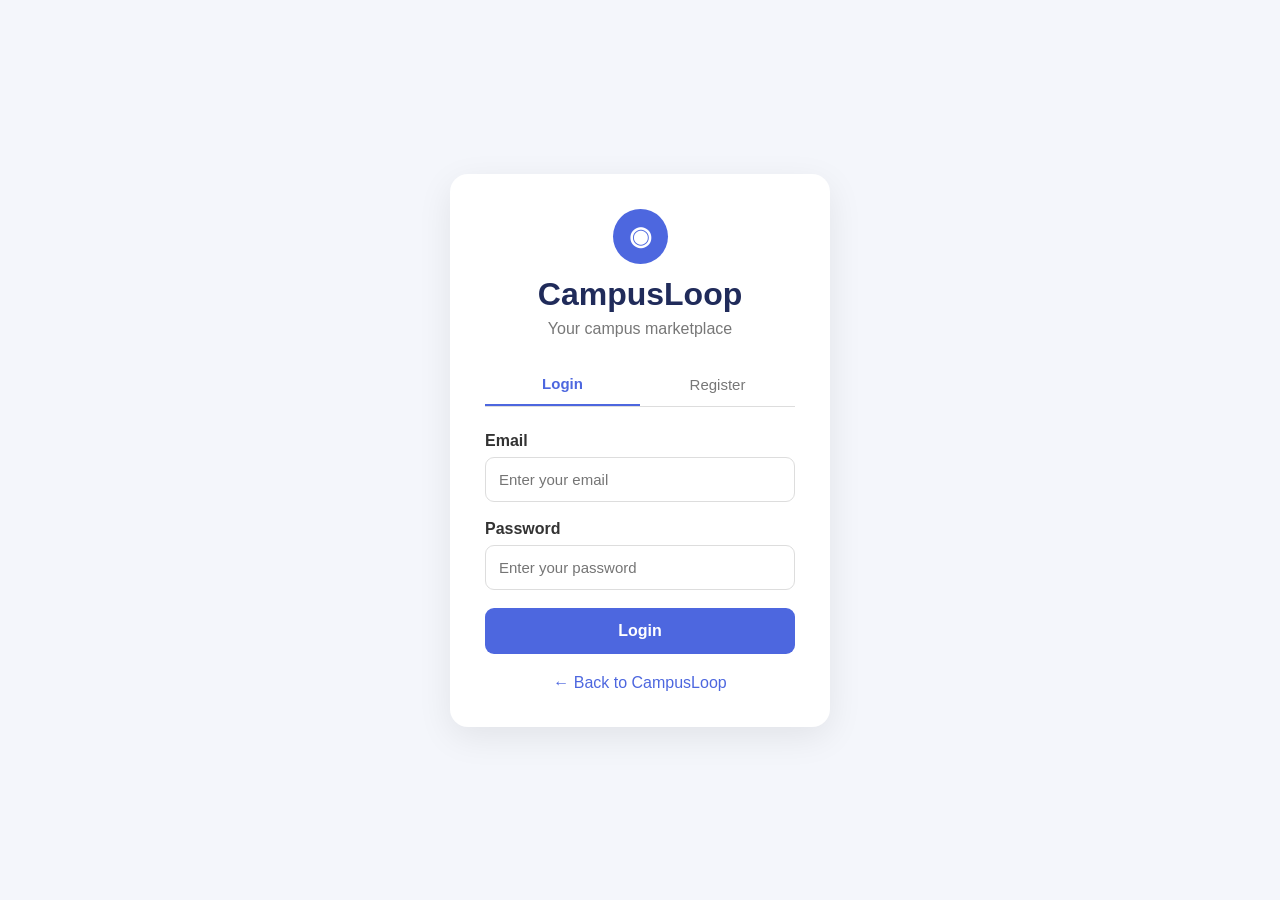
<file: login.html>
<!DOCTYPE html>
<html lang="en">

<head>

    <meta charset="UTF-8">

    <meta
        name="viewport"
        content="width=device-width, initial-scale=1.0">

    <title>CampusLoop - Login</title>

    <link rel="stylesheet" href="css/style.css">

    <style>

        body {
            margin: 0;
            min-height: 100vh;
            display: flex;
            align-items: center;
            justify-content: center;
            background: #f4f6fb;
            font-family: Arial, sans-serif;
        }

        .auth-container {
            width: 100%;
            max-width: 420px;
            padding: 20px;
        }

        .auth-card {
            background: white;
            padding: 35px;
            border-radius: 18px;
            box-shadow: 0 10px 35px rgba(0, 0, 0, 0.08);
        }

        .auth-logo {
            text-align: center;
            margin-bottom: 25px;
        }

        .auth-logo .logo-circle {
            width: 55px;
            height: 55px;
            margin: 0 auto 12px;
            border-radius: 50%;
            background: #4d67df;
            color: white;
            display: flex;
            align-items: center;
            justify-content: center;
            font-size: 26px;
            font-weight: bold;
        }

        .auth-logo h1 {
            margin: 0;
            color: #202b5a;
        }

        .auth-logo p {
            color: #777;
            margin-top: 7px;
        }

        .auth-tabs {
            display: flex;
            margin-bottom: 25px;
            border-bottom: 1px solid #ddd;
        }

        .auth-tab {
            flex: 1;
            padding: 12px;
            border: none;
            background: transparent;
            cursor: pointer;
            font-size: 15px;
            color: #777;
        }

        .auth-tab.active {
            color: #4d67df;
            border-bottom: 2px solid #4d67df;
            font-weight: bold;
        }

        .auth-form {
            display: none;
        }

        .auth-form.active {
            display: block;
        }

        .form-group {
            margin-bottom: 18px;
        }

        .form-group label {
            display: block;
            margin-bottom: 7px;
            font-weight: 600;
            color: #333;
        }

        .form-group input {
            width: 100%;
            box-sizing: border-box;
            padding: 13px;
            border: 1px solid #ddd;
            border-radius: 9px;
            font-size: 15px;
            outline: none;
        }

        .form-group input:focus {
            border-color: #4d67df;
        }

        .auth-button {
            width: 100%;
            padding: 14px;
            border: none;
            border-radius: 9px;
            background: #4d67df;
            color: white;
            font-size: 16px;
            font-weight: bold;
            cursor: pointer;
        }

        .auth-button:hover {
            opacity: 0.92;
        }

        .auth-message {
            margin-top: 15px;
            padding: 10px;
            border-radius: 8px;
            display: none;
            text-align: center;
        }

        .auth-message.success {
            display: block;
            background: #e8f7ee;
            color: #18794e;
        }

        .auth-message.error {
            display: block;
            background: #fdecec;
            color: #c62828;
        }

        .back-home {
            display: block;
            text-align: center;
            margin-top: 20px;
            color: #4d67df;
            text-decoration: none;
        }

    </style>

</head>


<body>


<div class="auth-container">

    <div class="auth-card">


        <div class="auth-logo">

            <div class="logo-circle">
                ◉
            </div>

            <h1>CampusLoop</h1>

            <p>
                Your campus marketplace
            </p>

        </div>


        <!-- TABS -->

        <div class="auth-tabs">

            <button
                type="button"
                id="loginTab"
                class="auth-tab active">

                Login

            </button>


            <button
                type="button"
                id="registerTab"
                class="auth-tab">

                Register

            </button>

        </div>


        <!-- LOGIN FORM -->

        <form
            id="loginForm"
            class="auth-form active">

            <div class="form-group">

                <label for="loginEmail">
                    Email
                </label>

                <input
                    type="email"
                    id="loginEmail"
                    required
                    placeholder="Enter your email">

            </div>


            <div class="form-group">

                <label for="loginPassword">
                    Password
                </label>

                <input
                    type="password"
                    id="loginPassword"
                    required
                    placeholder="Enter your password">

            </div>


            <button
                type="submit"
                class="auth-button">

                Login

            </button>

        </form>


        <!-- REGISTER FORM -->

        <form
            id="registerForm"
            class="auth-form">

            <div class="form-group">

                <label for="registerName">
                    Name
                </label>

                <input
                    type="text"
                    id="registerName"
                    required
                    placeholder="Enter your name">

            </div>


            <div class="form-group">

                <label for="registerEmail">
                    Email
                </label>

                <input
                    type="email"
                    id="registerEmail"
                    required
                    placeholder="Enter your email">

            </div>


            <div class="form-group">

                <label for="registerPassword">
                    Password
                </label>

                <input
                    type="password"
                    id="registerPassword"
                    required
                    minlength="6"
                    placeholder="Create a password">

            </div>


            <button
                type="submit"
                class="auth-button">

                Create Account

            </button>

        </form>


        <div
            id="authMessage"
            class="auth-message">
        </div>


        <a
            href="index.html"
            class="back-home">

            ← Back to CampusLoop

        </a>


    </div>

</div>


<script src="js/auth.js"></script>

</body>

</html>
</file>
<file: css/style.css>
* {
    box-sizing: border-box;
}


body {
    margin: 0;

    font-family:
        Arial,
        sans-serif;

    background: #f5f7f4;

    color: #24332d;
}


/* =========================
   APP LAYOUT
========================= */

.app-layout {
    display: flex;

    min-height: 100vh;
}


/* =========================
   SIDEBAR
========================= */

.sidebar {

    width: 250px;

    min-height: 100vh;

    background: #064b3d;

    color: white;

    position: fixed;

    left: 0;
    top: 0;

    display: flex;

    flex-direction: column;

    padding: 25px 15px;

    z-index: 20;
}


.sidebar-brand {

    display: flex;

    align-items: center;

    gap: 10px;

    padding: 0 10px 30px;

}


.brand-logo {

    font-size: 38px;
}


.sidebar-brand h2 {

    margin: 0;

    font-size: 23px;

}


.sidebar-brand p {

    margin: 3px 0 0;

    font-size: 10px;

    color: #c6ddd5;

}


.sidebar-nav {

    display: flex;

    flex-direction: column;

    gap: 7px;
}


.sidebar-link {

    display: flex;

    align-items: center;

    gap: 15px;

    padding: 13px 15px;

    color: #edf7f3;

    text-decoration: none;

    border-radius: 10px;

    font-size: 15px;

    transition: 0.2s;
}


.sidebar-link span {

    width: 24px;

    text-align: center;

    font-size: 21px;
}


.sidebar-link:hover {

    background: #12604f;
}


.sidebar-link.active {

    background: #238263;

    box-shadow:
        0 3px 10px
        rgba(0,0,0,0.1);
}


.sidebar-bottom {

    margin-top: auto;

    padding: 20px 15px;

    color: #c9ddd6;

    font-style: italic;

    line-height: 1.6;

}


.sidebar-bottom p {

    margin: 0;

}


.sidebar-bottom strong {

    color: white;

}



/* =========================
   MAIN AREA
========================= */

.main-area {

    margin-left: 250px;

    width: calc(100% - 250px);

    min-height: 100vh;
}


/* =========================
   TOP HEADER
========================= */

.top-header {

    height: 82px;

    background: white;

    display: flex;

    align-items: center;

    gap: 25px;

    padding: 0 35px;

    border-bottom: 1px solid #e3e8e4;

    position: sticky;

    top: 0;

    z-index: 10;
}


.top-search {

    flex: 1;

    max-width: 800px;

    height: 45px;

    background: #f4f6f5;

    border-radius: 25px;

    display: flex;

    align-items: center;

    padding: 0 18px;

    color: #65746d;
}


.top-search span {

    font-size: 24px;

    margin-right: 10px;
}


.top-search input {

    border: none;

    outline: none;

    background: transparent;

    width: 100%;

    font-size: 14px;
}


.user-area {

    margin-left: auto;

    display: flex;

    align-items: center;

    gap: 20px;
}


.notification-btn {

    background: transparent;

    border: none;

    font-size: 24px;

    cursor: pointer;

    position: relative;
}


.notification-btn span {

    width: 7px;

    height: 7px;

    border-radius: 50%;

    background: #df493d;

    position: absolute;

    right: 4px;

    top: 3px;
}


.user-profile {

    display: flex;

    align-items: center;

    gap: 8px;

    font-size: 14px;
}


.user-avatar {

    width: 38px;

    height: 38px;

    border-radius: 50%;

    background: #e2eee9;

    display: flex;

    align-items: center;

    justify-content: center;

    font-size: 20px;
}


.mobile-brand {

    display: none;
}



/* =========================
   CONTENT
========================= */

.dashboard-content {

    padding: 25px 30px 50px;
}


/* =========================
   HERO
========================= */

.market-hero {

    min-height: 255px;

    border-radius: 15px;

    background:
        linear-gradient(
            110deg,
            #edf8f2,
            #e1f0e8
        );

    display: flex;

    align-items: center;

    justify-content: space-between;

    padding: 30px 55px;

    overflow: hidden;

    position: relative;
}


.market-hero-content {

    position: relative;

    z-index: 2;
}


.market-hero h1 {

    font-size: 38px;

    line-height: 1.1;

    margin: 0 0 15px;

    color: #163f34;

    font-style: italic;
}


.hero-actions-text {

    margin: 0;

    font-size: 16px;

    color: #263d35;
}


.hero-actions-text span {

    margin: 0 8px;

    color: #6e837a;
}


.hero-small-text {

    color: #61736b;

    margin: 13px 0 20px;
}


.explore-btn {

    display: inline-block;

    text-decoration: none;

    background: #07523f;

    color: white;

    padding: 13px 22px;

    border-radius: 22px;

    font-weight: bold;

    font-size: 14px;
}


.explore-btn:hover {

    background: #086a52;
}


/* Hero illustration */

.hero-illustration {

    width: 42%;

    height: 230px;

    position: relative;

    display: flex;

    align-items: center;

    justify-content: center;
}


.backpack {

    font-size: 110px;

    position: absolute;

    left: 35%;

    top: 35px;

    z-index: 2;
}


.laptop {

    font-size: 70px;

    position: absolute;

    left: 12%;

    bottom: 30px;

}


.books {

    font-size: 80px;

    position: absolute;

    right: 13%;

    bottom: 25px;
}


.plant {

    font-size: 45px;

    position: absolute;

    right: 4%;

    top: 35px;
}



/* =========================
   DASHBOARD GRID
========================= */

.dashboard-grid {

    display: grid;

    grid-template-columns:
        minmax(0, 1fr)
        310px;

    gap: 25px;

    margin-top: 28px;
}


/* =========================
   SECTION HEADING
========================= */

.section-heading-row {

    display: flex;

    align-items: center;

    justify-content: space-between;

    margin-bottom: 18px;
}


.section-heading-row h2 {

    margin: 0;

    font-size: 20px;

    color: #25382f;
}


.section-heading-row a {

    color: #33745f;

    text-decoration: none;

    font-size: 14px;
}



/* =========================
   FEATURED GRID
========================= */

.featured-grid {

    display: grid;

    grid-template-columns:
        repeat(
            4,
            minmax(0, 1fr)
        );

    gap: 18px;
}


.featured-card {

    background: white;

    border-radius: 10px;

    overflow: hidden;

    border: 1px solid #e4e8e5;

    box-shadow:
        0 2px 7px
        rgba(0,0,0,0.04);

    transition: 0.2s;
}


.featured-card:hover {

    transform: translateY(-3px);

    box-shadow:
        0 8px 20px
        rgba(0,0,0,0.08);
}


.featured-image {

    height: 125px;

    background: #e6d7c4;

    display: flex;

    align-items: center;

    justify-content: center;

    font-size: 60px;
}


.featured-info {

    padding: 13px;
}


.listing-status {

    display: inline-block;

    padding: 4px 9px;

    border-radius: 10px;

    font-size: 10px;

    font-weight: bold;

    background: #d7f1e5;

    color: #16704d;

    margin-bottom: 8px;
}


.featured-info h3 {

    margin: 3px 0 8px;

    font-size: 15px;
}


.featured-price {

    font-size: 16px;

    font-weight: bold;

    margin: 0;
}


.featured-location {

    font-size: 11px;

    color: #77837e;

    margin-top: 8px;
}



/* =========================
   RIGHT PANEL
========================= */

.right-panel {

    display: flex;

    flex-direction: column;

    gap: 20px;
}


.side-card {

    background: white;

    border-radius: 12px;

    padding: 18px;

    border: 1px solid #e2e7e4;

    box-shadow:
        0 2px 8px
        rgba(0,0,0,0.04);
}


.side-card-heading {

    display: flex;

    justify-content: space-between;

    align-items: center;

    margin-bottom: 12px;
}


.side-card-heading h3 {

    margin: 0;

    font-size: 16px;
}


.side-card-heading a {

    color: #344c42;

    text-decoration: none;

    font-size: 12px;
}


.category-item {

    display: flex;

    align-items: center;

    gap: 13px;

    padding: 9px 4px;

    color: #4b5953;

    text-decoration: none;

    font-size: 13px;

    border-radius: 7px;
}


.category-item:hover {

    background: #f1f6f3;
}


.category-item span {

    width: 25px;

    font-size: 18px;
}



/* =========================
   QUICK ACTIONS
========================= */

.quick-actions {

    background: #eaf7f0;

    padding: 18px;

    border-radius: 12px;
}


.quick-actions h3 {

    margin: 0 0 13px;

    font-size: 16px;
}


.quick-action {

    background: white;

    display: flex;

    align-items: center;

    gap: 12px;

    padding: 12px;

    border-radius: 9px;

    margin-bottom: 9px;

    text-decoration: none;

    color: #273b33;

    border: 1px solid #e6ece8;
}


.quick-action:last-child {

    margin-bottom: 0;
}


.quick-action:hover {

    transform: translateY(-2px);
}


.quick-icon {

    width: 35px;

    height: 35px;

    border-radius: 50%;

    background: #d9eee4;

    color: #07523f;

    display: flex;

    justify-content: center;

    align-items: center;

    font-size: 20px;
}


.quick-action strong {

    display: block;

    font-size: 13px;
}


.quick-action small {

    color: #7b8782;

    font-size: 10px;
}



/* =========================
   SIDE MESSAGE
========================= */

.side-message {

    text-align: center;

    color: #60907e;

    font-style: italic;

    line-height: 1.5;

    padding: 10px;
}


.side-message p {

    margin: 0;
}


.side-message span {

    font-size: 25px;
}



/* =========================
   EXISTING PRODUCT GRID
========================= */

.products-section {

    margin-top: 30px;
}


.product-grid {

    display: grid;
    grid-template-columns: repeat(auto-fill, minmax(210px, 1fr));
    gap: 18px;
}


.product-card {

    background: white;

    border-radius: 12px;

    padding: 18px;

    box-shadow:
        0 3px 12px
        rgba(0,0,0,0.07);
}

.product-card-link {
    color: inherit;
    text-decoration: none;
}

.product-card-link:hover h3 {
    color: #07523f;
}

.add-cart-btn {
    background: #e6f1eb;
    color: #07523f;
    border: 0;
    border-radius: 7px;
    padding: 10px 14px;
    cursor: pointer;
}

.no-products {
    grid-column: 1 / -1;
    padding: 28px;
    background: white;
    border-radius: 12px;
    color: #61736b;
    text-align: center;
}

/* Shared layout for the catalogue, product, cart and checkout pages */
body > header {
    display: flex;
    align-items: center;
    justify-content: space-between;
    gap: 20px;
    padding: 16px max(22px, calc((100vw - 1120px) / 2));
    background: #064b3d;
    color: white;
}

body > header h1,
body > header .brand {
    margin: 0;
    color: white;
    font-size: 22px;
    font-weight: 700;
}

body > header nav {
    display: flex;
    align-items: center;
    gap: 22px;
}

body > header nav a {
    color: white;
    text-decoration: none;
}

body > main {
    width: min(1120px, calc(100% - 40px));
    margin: 32px auto;
}

.product-card,
.details-card,
.checkout-card,
.cart-item,
.cart-summary,
.summary-item,
.empty-cart {
    background: white;
    border-radius: 14px;
    box-shadow: 0 3px 14px rgba(0, 0, 0, .07);
}

.product-card { padding: 18px; }
.product-card h3 { color: #24332d; }
.details-card,
.checkout-card { max-width: 720px; margin: 30px auto; padding: 28px; }
.product-icon.large { font-size: 72px; }
.cart-item { display: flex; justify-content: space-between; align-items: center; gap: 18px; padding: 18px 22px; margin: 12px 0; }
.cart-controls { display: flex; align-items: center; gap: 10px; }
.cart-controls button { padding: 8px 11px; border: 0; border-radius: 7px; cursor: pointer; }
.cart-summary { display: flex; align-items: center; justify-content: flex-end; gap: 16px; padding: 18px 22px; }
.checkout-section { padding: 16px 0; border-top: 1px solid #e5ebe7; }
.checkout-section form label { display: block; margin: 12px 0 6px; }
.checkout-section input:not([type="radio"]),
.checkout-section textarea,
.checkout-section select { width: 100%; padding: 11px; border: 1px solid #cbd7d0; border-radius: 8px; font: inherit; }
.checkout-section textarea { min-height: 90px; resize: vertical; }
.summary-item, .summary-total { display: flex; justify-content: space-between; gap: 18px; padding: 12px 0; }
.hidden { display: none; }

@media (max-width: 600px) {
    body > header { flex-wrap: wrap; padding: 14px 20px; }
    body > header nav { gap: 14px; }
    body > main { width: calc(100% - 28px); margin: 20px auto; }
    .cart-item, .cart-summary { align-items: flex-start; flex-direction: column; }
    .cart-controls { flex-wrap: wrap; }
    .details-card, .checkout-card { padding: 20px; }
}

.controls {
    display: flex;
    flex-wrap: wrap;
    gap: 12px;
    margin: 20px 0;
}

.controls input,
.controls select {
    min-height: 42px;
    padding: 9px 12px;
    border: 1px solid #cbd7d0;
    border-radius: 8px;
    font: inherit;
}

.controls input {
    flex: 1 1 260px;
}


.product-icon {

    font-size: 50px;

    text-align: center;

    padding: 20px;

    background: #eef5f1;

    border-radius: 10px;
}


.product-card h3 {

    min-height: 50px;
}


.price {

    font-size: 20px;

    font-weight: bold;
}


.card-actions {

    display: flex;

    gap: 8px;
}


.card-actions button {

    border: none;

    padding: 10px 14px;

    border-radius: 7px;

    cursor: pointer;
}


.primary-btn {

    background: #07523f;

    color: white;

    text-decoration: none;

    border: none;

    border-radius: 8px;

    padding: 11px 15px;

    cursor: pointer;
}



/* =========================
   CART COUNT
========================= */

#cartCount {

    background: #e9f5ef;

    color: #07523f;

    border-radius: 20px;

    padding: 2px 7px;

    font-size: 12px;
}



/* =========================
   MOBILE
========================= */

@media (max-width: 1100px) {

    .featured-grid {

        grid-template-columns:
            repeat(2, 1fr);
    }

}


@media (max-width: 850px) {

    .sidebar {

        width: 70px;

        padding: 20px 8px;
    }


    .sidebar-brand div:not(.brand-logo),
    .sidebar-link:not(.active) {
        font-size: 0;
    }


    .sidebar-brand {

        justify-content: center;

        padding: 0 0 25px;
    }


    .sidebar-link {

        justify-content: center;
    }


    .sidebar-link span {

        font-size: 22px;
    }


    .sidebar-bottom {

        display: none;
    }


    .main-area {

        margin-left: 70px;

        width: calc(100% - 70px);
    }


    .dashboard-grid {

        grid-template-columns: 1fr;
    }


    .right-panel {

        display: grid;

        grid-template-columns:
            1fr 1fr;
    }


    .market-hero {

        padding: 30px;
    }

}


@media (max-width: 650px) {

    .top-header {

        padding: 10px 15px;

        height: auto;

        flex-wrap: wrap;
    }


    .mobile-brand {

        display: block;

        font-weight: bold;

        color: #07523f;
    }


    .top-search {

        order: 3;

        flex-basis: 100%;
    }


    .user-profile span:not(.user-avatar) {

        display: none;
    }


    .dashboard-content {

        padding: 15px;
    }


    .market-hero {

        flex-direction: column;

        text-align: center;

        padding: 25px 15px;
    }


    .market-hero h1 {

        font-size: 30px;
    }


    .hero-illustration {

        width: 100%;

        height: 150px;
    }


    .backpack {

        font-size: 75px;
    }


    .laptop {

        font-size: 45px;
    }


    .books {

        font-size: 50px;
    }


    .plant {

        font-size: 30px;
    }


    .featured-grid {

        grid-template-columns: 1fr 1fr;

        gap: 10px;
    }


    .featured-image {

        height: 100px;

        font-size: 45px;
    }


    .right-panel {

        display: block;
    }


    .side-card,
    .quick-actions {

        margin-bottom: 15px;
    }

}


@media (max-width: 450px) {

    .sidebar {

        width: 55px;
    }


    .main-area {

        margin-left: 55px;

        width: calc(100% - 55px);
    }


    .featured-grid {

        grid-template-columns: 1fr;
    }

}
/* =================================
   BORROW REQUESTS
================================= */

.borrow-page {

    max-width: 1000px;

    margin: auto;

}


.borrow-header {

    background: white;

    padding: 30px;

    border-radius: 15px;

    margin-bottom: 20px;

    box-shadow:
        0 4px 15px
        rgba(0, 0, 0, 0.08);

}


.borrow-header h1 {

    font-size: 36px;

    margin: 5px 0 10px;

    color: #202b5a;

}


.borrow-header p {

    color: #666;

    line-height: 1.6;

}


.borrow-filters {

    display: flex;

    gap: 10px;

    flex-wrap: wrap;

    margin-bottom: 20px;

}


.borrow-filter {

    background: white;

    border: 1px solid #ddd;

    padding: 10px 18px;

    border-radius: 20px;

    cursor: pointer;

}


.borrow-filter.active {

    background: #4d67df;

    color: white;

    border-color: #4d67df;

}


.borrow-request-list {

    display: grid;

    gap: 15px;

}


.borrow-card {

    background: white;

    padding: 20px;

    border-radius: 15px;

    display: flex;

    align-items: center;

    gap: 20px;

    box-shadow:
        0 4px 15px
        rgba(0, 0, 0, 0.08);

}


.borrow-item-icon {

    width: 75px;

    height: 75px;

    background: #eef1ff;

    border-radius: 12px;

    display: flex;

    justify-content: center;

    align-items: center;

    font-size: 35px;

    flex-shrink: 0;

}


.borrow-info {

    flex: 1;

}


.borrow-info h3 {

    margin: 0 0 10px;

    color: #202b5a;

}


.borrow-info p {

    margin: 5px 0;

    color: #666;

    font-size: 14px;

}


.borrow-status {

    display: flex;

    flex-direction: column;

    align-items: flex-end;

    gap: 12px;

}


.status {

    padding: 7px 12px;

    border-radius: 20px;

    font-size: 13px;

    font-weight: bold;

}


.status.pending {

    background: #fff3cd;

    color: #856404;

}


.status.approved {

    background: #d4edda;

    color: #155724;

}


.status.rejected {

    background: #f8d7da;

    color: #721c24;

}


.cancel-borrow-btn {

    background: #eee;

    color: #333;

    border: none;

    padding: 8px 12px;

    border-radius: 7px;

    cursor: pointer;

}


.cancel-borrow-btn:hover {

    background: #ddd;

}


.borrow-empty {

    background: white;

    padding: 60px 20px;

    text-align: center;

    border-radius: 15px;

    box-shadow:
        0 4px 15px
        rgba(0, 0, 0, 0.08);

}


.borrow-empty-icon {

    font-size: 60px;

    margin-bottom: 15px;

}


.borrow-empty h2 {

    color: #202b5a;

}


.borrow-empty p {

    color: #777;

    margin-bottom: 25px;

}


/* Mobile */

@media (max-width: 600px) {

    .borrow-card {

        flex-direction: column;

        align-items: flex-start;

    }


    .borrow-status {

        align-items: flex-start;

    }

}
/* =================================
   ADD LISTING PAGE
================================= */

.listing-page {
    max-width: 850px;
    margin: 0 auto;
}

.listing-header {
    background: white;
    padding: 25px 30px;
    border-radius: 15px;
    margin-bottom: 20px;
    border: 1px solid #e2e7e4;
}

.listing-header h1 {
    margin: 0 0 8px;
    color: #163f34;
    font-size: 30px;
}

.listing-header p {
    margin: 0;
    color: #687871;
}

.listing-form {
    background: white;
    padding: 30px;
    border-radius: 15px;
    border: 1px solid #e2e7e4;
    box-shadow: 0 3px 12px rgba(0,0,0,0.05);
}

.form-group {
    margin-bottom: 22px;
}

.form-group label {
    display: block;
    margin-bottom: 8px;
    font-weight: bold;
    color: #30453d;
}

.form-group input,
.form-group select,
.form-group textarea {
    width: 100%;
    box-sizing: border-box;
    padding: 12px 14px;
    border: 1px solid #d8e1dc;
    border-radius: 8px;
    font-size: 14px;
    font-family: Arial, sans-serif;
    outline: none;
}

.form-group input:focus,
.form-group select:focus,
.form-group textarea:focus {
    border-color: #238263;
}

.form-group textarea {
    resize: vertical;
}

.listing-types {
    display: grid;
    grid-template-columns: repeat(4, 1fr);
    gap: 10px;
}

.listing-type-option {
    border: 1px solid #d8e1dc;
    border-radius: 9px;
    padding: 13px;
    cursor: pointer;
    text-align: center;
    font-weight: normal !important;
}

.listing-type-option:hover {
    background: #f1f7f4;
}

.listing-type-option input {
    margin-right: 5px;
    width: auto;
}

.listing-form-actions {
    display: flex;
    justify-content: flex-end;
    gap: 12px;
    margin-top: 25px;
}

.secondary-btn {
    display: inline-block;
    padding: 11px 18px;
    border-radius: 8px;
    background: #edf1ef;
    color: #30453d;
    text-decoration: none;
}

.listing-message {
    margin-top: 18px;
    font-weight: bold;
}

@media (max-width: 700px) {

    .listing-types {
        grid-template-columns: 1fr 1fr;
    }

    .listing-form {
        padding: 20px;
    }

}

@media (max-width: 450px) {

    .listing-types {
        grid-template-columns: 1fr;
    }

}
/* =====================================================
   MY LIST PAGE
   ===================================================== */

.my-list-page {
    width: 100%;
}

.listing-header {
    margin-bottom: 25px;
}

.listing-header h1 {
    margin-bottom: 8px;
}

.listing-header p {
    color: #6b7280;
    margin: 0;
}

/* My List grid */

.my-list-grid {
    display: grid;
    grid-template-columns: repeat(auto-fill, minmax(280px, 1fr));
    gap: 22px;
}

/* Listing card */

.my-list-card {
    background: #ffffff;
    border-radius: 16px;
    padding: 20px;
    border: 1px solid #e5e7eb;
    box-shadow: 0 4px 12px rgba(0, 0, 0, 0.06);
    transition: transform 0.2s ease, box-shadow 0.2s ease;
}

.my-list-card:hover {
    transform: translateY(-3px);
    box-shadow: 0 8px 20px rgba(0, 0, 0, 0.09);
}

/* Top section */

.my-list-card-top {
    display: flex;
    justify-content: space-between;
    align-items: center;
    margin-bottom: 15px;
}

/* Listing type */

.my-list-type {
    display: inline-block;
    padding: 6px 11px;
    border-radius: 20px;
    background: #e8f5ef;
    color: #16704d;
    font-size: 12px;
    font-weight: 700;
    text-transform: capitalize;
}

/* Delete button */

.delete-list-btn {
    border: none;
    background: #fff1f1;
    width: 36px;
    height: 36px;
    border-radius: 50%;
    cursor: pointer;
    font-size: 16px;
    transition: background 0.2s ease, transform 0.2s ease;
}

.delete-list-btn:hover {
    background: #ffe0e0;
    transform: scale(1.05);
}

/* Listing title */

.my-list-card h2 {
    margin: 0 0 7px;
    color: #1f2937;
    font-size: 20px;
}

/* Category */

.my-list-category {
    color: #6b7280;
    font-size: 14px;
    margin: 0 0 18px;
}

/* Details */

.my-list-details {
    border-top: 1px solid #eeeeee;
    border-bottom: 1px solid #eeeeee;
    padding: 12px 0;
    margin-bottom: 15px;
}

.my-list-details p {
    margin: 7px 0;
    color: #4b5563;
    font-size: 14px;
}

.my-list-details strong {
    color: #1f2937;
}

/* Description */

.my-list-description {
    color: #6b7280;
    font-size: 14px;
    line-height: 1.6;
    margin: 0;
}

/* Empty state */

.my-list-empty {
    text-align: center;
    background: #ffffff;
    border: 1px dashed #cfd8d3;
    border-radius: 18px;
    padding: 50px 25px;
    margin-top: 20px;
}

.my-list-empty-icon {
    font-size: 50px;
    margin-bottom: 15px;
}

.my-list-empty h2 {
    margin: 0 0 8px;
    color: #1f2937;
}

.my-list-empty p {
    color: #6b7280;
    margin-bottom: 22px;
}

/* Mobile */

@media (max-width: 600px) {

    .my-list-grid {
        grid-template-columns: 1fr;
    }

    .my-list-card {
        padding: 17px;
    }

    .listing-header h1 {
        font-size: 26px;
    }
}
/* =====================================================
   SAVED PAGE
   ===================================================== */

.saved-page {
    width: 100%;
}

.saved-header {
    margin-bottom: 25px;
}

.saved-header h2 {
    margin: 0 0 8px;
    color: #1f2937;
}

.saved-header p {
    margin: 0;
    color: #6b7280;
}


/* Saved grid */

.saved-grid {
    display: grid;
    grid-template-columns: repeat(
        auto-fill,
        minmax(280px, 1fr)
    );
    gap: 22px;
}


/* Saved card */

.saved-card {
    background: #ffffff;
    border: 1px solid #e5e7eb;
    border-radius: 16px;
    padding: 20px;
    box-shadow: 0 4px 12px rgba(0, 0, 0, 0.06);
    transition: transform 0.2s ease,
                box-shadow 0.2s ease;
}

.saved-card:hover {
    transform: translateY(-3px);
    box-shadow: 0 8px 20px rgba(0, 0, 0, 0.09);
}


.saved-card-top {
    display: flex;
    justify-content: space-between;
    align-items: center;
    margin-bottom: 18px;
}


.saved-badge {
    background: #e8f5ef;
    color: #16704d;
    padding: 6px 11px;
    border-radius: 20px;
    font-size: 12px;
    font-weight: 700;
}


.remove-saved-btn {
    width: 34px;
    height: 34px;
    border: none;
    border-radius: 50%;
    background: #fff1f1;
    cursor: pointer;
    font-size: 15px;
}

.remove-saved-btn:hover {
    background: #ffe0e0;
}


.saved-card h3 {
    margin: 0 0 7px;
    font-size: 19px;
    color: #1f2937;
}


.saved-category {
    margin: 0 0 15px;
    color: #6b7280;
    font-size: 14px;
}


.saved-price {
    font-size: 20px;
    font-weight: 700;
    color: #16704d;
    margin-bottom: 18px;
}


.saved-card-actions {
    display: flex;
    gap: 10px;
    flex-wrap: wrap;
}


.saved-card-actions .primary-btn,
.saved-card-actions .secondary-btn {
    text-decoration: none;
    border: none;
    cursor: pointer;
}


.saved-empty {
    text-align: center;
    background: #ffffff;
    border: 1px dashed #cfd8d3;
    border-radius: 18px;
    padding: 55px 25px;
    margin-top: 20px;
}


.saved-empty-icon {
    font-size: 50px;
    margin-bottom: 15px;
}


.saved-empty h2 {
    margin: 0 0 8px;
    color: #1f2937;
}


.saved-empty p {
    color: #6b7280;
    margin-bottom: 22px;
}


@media (max-width: 600px) {

    .saved-grid {
        grid-template-columns: 1fr;
    }

    .saved-card {
        padding: 17px;
    }

}
/* =====================================================
   SAVE PRODUCT BUTTON
   ===================================================== */

.product-save-row {
    display: flex;
    justify-content: flex-end;
    margin-bottom: 5px;
}

.save-product-btn {
    width: 38px;
    height: 38px;

    border: 1px solid #dfe7e3;
    border-radius: 50%;

    background: #ffffff;

    cursor: pointer;

    font-size: 20px;

    display: flex;
    align-items: center;
    justify-content: center;

    transition:
        background 0.2s ease,
        transform 0.2s ease;
}

.save-product-btn:hover {
    background: #e8f5ef;
    transform: scale(1.08);
}

.save-product-btn.saved {
    background: #e8f5ef;
    border-color: #16704d;
}
/* =====================================================
   MESSAGES PAGE
   ===================================================== */

.messages-page {
    width: 100%;
}

.messages-container {
    display: grid;
    grid-template-columns: 340px 1fr;
    height: calc(100vh - 150px);
    min-height: 500px;
    background: #ffffff;
    border: 1px solid #e5e7eb;
    border-radius: 18px;
    overflow: hidden;
}


/* Conversation panel */

.conversation-panel {
    border-right: 1px solid #e5e7eb;
    background: #fafcfb;
}

.conversation-header {
    padding: 20px;
    border-bottom: 1px solid #e5e7eb;
}

.conversation-header h2 {
    margin: 0;
    font-size: 20px;
    color: #1f2937;
}

.conversation-list {
    overflow-y: auto;
    height: calc(100% - 70px);
}

.conversation-card {
    width: 100%;
    display: flex;
    gap: 12px;
    align-items: flex-start;
    padding: 16px;
    border: none;
    border-bottom: 1px solid #eeeeee;
    background: transparent;
    text-align: left;
    cursor: pointer;
}

.conversation-card:hover {
    background: #f0f7f3;
}

.conversation-card.active {
    background: #e8f5ef;
}

.conversation-avatar {
    width: 42px;
    height: 42px;
    flex-shrink: 0;
    border-radius: 50%;
    background: #dcefe6;
    display: flex;
    align-items: center;
    justify-content: center;
    font-size: 20px;
}

.conversation-info {
    min-width: 0;
}

.conversation-info h3 {
    margin: 0 0 3px;
    color: #1f2937;
    font-size: 15px;
}

.conversation-info p {
    margin: 0 0 5px;
    color: #16704d;
    font-size: 12px;
    font-weight: 600;
}

.conversation-info span {
    display: block;
    color: #6b7280;
    font-size: 13px;
    white-space: nowrap;
    overflow: hidden;
    text-overflow: ellipsis;
}


/* Chat panel */

.chat-panel {
    display: flex;
    flex-direction: column;
    min-width: 0;
}

.chat-empty {
    flex: 1;
    display: flex;
    flex-direction: column;
    justify-content: center;
    align-items: center;
    text-align: center;
    padding: 30px;
}

.chat-empty-icon {
    font-size: 55px;
    margin-bottom: 15px;
}

.chat-empty h2 {
    margin: 0 0 8px;
    color: #1f2937;
}

.chat-empty p {
    margin: 0;
    color: #6b7280;
}


/* Chat content */

.chat-content {
    height: 100%;
    display: flex;
    flex-direction: column;
}

.chat-header {
    display: flex;
    align-items: center;
    gap: 12px;
    padding: 18px 22px;
    border-bottom: 1px solid #e5e7eb;
}

.chat-user-icon {
    width: 42px;
    height: 42px;
    border-radius: 50%;
    background: #dcefe6;
    display: flex;
    align-items: center;
    justify-content: center;
}

.chat-header h2 {
    margin: 0 0 3px;
    color: #1f2937;
    font-size: 17px;
}

.chat-header p {
    margin: 0;
    color: #6b7280;
    font-size: 13px;
}


/* Messages */

.message-list {
    flex: 1;
    overflow-y: auto;
    padding: 25px;
    display: flex;
    flex-direction: column;
    gap: 12px;
    background: #f7f9f8;
}

.message-bubble {
    max-width: 70%;
    padding: 11px 15px;
    border-radius: 16px;
    font-size: 14px;
    line-height: 1.5;
}

.message-bubble.them {
    align-self: flex-start;
    background: #ffffff;
    border: 1px solid #e5e7eb;
    color: #374151;
    border-bottom-left-radius: 5px;
}

.message-bubble.me {
    align-self: flex-end;
    background: #16704d;
    color: #ffffff;
    border-bottom-right-radius: 5px;
}


/* Message input */

.message-form {
    display: flex;
    gap: 10px;
    padding: 15px;
    border-top: 1px solid #e5e7eb;
    background: #ffffff;
}

.message-form input {
    flex: 1;
    min-width: 0;
    padding: 12px 15px;
    border: 1px solid #d8dfdc;
    border-radius: 25px;
    outline: none;
    font-size: 14px;
}

.message-form input:focus {
    border-color: #16704d;
}

.message-form .primary-btn {
    border: none;
    cursor: pointer;
}


/* Mobile */

@media (max-width: 850px) {

    .messages-container {
        grid-template-columns: 280px 1fr;
    }

}

@media (max-width: 600px) {

    .messages-container {
        grid-template-columns: 1fr;
        height: auto;
    }

    .conversation-panel {
        border-right: none;
        border-bottom: 1px solid #e5e7eb;
        max-height: 300px;
    }

    .conversation-list {
        height: auto;
    }

    .chat-panel {
        min-height: 500px;
    }

}
/* =====================================================
   PROFILE PAGE
   ===================================================== */

.profile-page {
    width: 100%;
}

.profile-card,
.edit-profile-card,
.profile-options {
    background: #ffffff;
    border: 1px solid #e5e7eb;
    border-radius: 18px;
    padding: 25px;
    margin-bottom: 22px;
}

.profile-top {
    display: flex;
    align-items: center;
    gap: 18px;
    padding-bottom: 25px;
    border-bottom: 1px solid #eeeeee;
}

.profile-avatar {
    width: 75px;
    height: 75px;
    flex-shrink: 0;
    border-radius: 50%;
    background: #e8f5ef;
    display: flex;
    align-items: center;
    justify-content: center;
    font-size: 38px;
}

.profile-heading {
    flex: 1;
}

.profile-heading h2 {
    margin: 0 0 5px;
    color: #1f2937;
}

.profile-heading p {
    margin: 0;
    color: #6b7280;
}

.profile-top .primary-btn {
    border: none;
    cursor: pointer;
}

.profile-info {
    display: grid;
    grid-template-columns: repeat(2, 1fr);
    gap: 20px;
    padding-top: 25px;
}

.profile-info-item {
    display: flex;
    flex-direction: column;
    gap: 5px;
}

.profile-label {
    color: #6b7280;
    font-size: 12px;
    font-weight: 600;
    text-transform: uppercase;
}

.profile-value {
    color: #1f2937;
    font-size: 15px;
}


/* Statistics */

.profile-stats {
    display: grid;
    grid-template-columns: repeat(3, 1fr);
    gap: 18px;
    margin-bottom: 22px;
}

.profile-stat-card {
    display: flex;
    align-items: center;
    gap: 14px;
    background: #ffffff;
    border: 1px solid #e5e7eb;
    border-radius: 16px;
    padding: 20px;
}

.profile-stat-icon {
    width: 45px;
    height: 45px;
    border-radius: 12px;
    background: #e8f5ef;
    display: flex;
    align-items: center;
    justify-content: center;
    font-size: 22px;
}

.profile-stat-card strong {
    display: block;
    color: #1f2937;
    font-size: 22px;
}

.profile-stat-card span:last-child {
    color: #6b7280;
    font-size: 13px;
}


/* Edit profile */

.edit-profile-card h2 {
    margin: 0 0 7px;
    color: #1f2937;
}

.edit-profile-card > p {
    margin: 0 0 22px;
    color: #6b7280;
}

.profile-form-grid {
    display: grid;
    grid-template-columns: repeat(2, 1fr);
    gap: 18px;
}

.profile-form-group {
    display: flex;
    flex-direction: column;
    gap: 7px;
}

.profile-form-group label {
    color: #374151;
    font-size: 14px;
    font-weight: 600;
}

.profile-form-group input,
.profile-form-group select {
    padding: 11px 13px;
    border: 1px solid #d8dfdc;
    border-radius: 9px;
    font-size: 14px;
    outline: none;
    background: #ffffff;
}

.profile-form-group input:focus,
.profile-form-group select:focus {
    border-color: #16704d;
}

.profile-form-actions {
    display: flex;
    gap: 10px;
    margin-top: 22px;
}

.profile-form-actions button {
    border: none;
    cursor: pointer;
}

.secondary-btn {
    padding: 10px 16px;
    border-radius: 8px;
    background: #eef2f0;
    color: #374151;
    font-weight: 600;
}


/* Account options */

.profile-options h2 {
    margin: 0 0 15px;
    color: #1f2937;
}

.profile-option {
    display: flex;
    align-items: center;
    gap: 15px;
    padding: 17px 5px;
    border-top: 1px solid #eeeeee;
    text-decoration: none;
    color: inherit;
}

.profile-option > span:first-child {
    width: 42px;
    height: 42px;
    border-radius: 10px;
    background: #e8f5ef;
    display: flex;
    align-items: center;
    justify-content: center;
    font-size: 20px;
}

.profile-option div {
    flex: 1;
}

.profile-option strong {
    display: block;
    color: #1f2937;
    margin-bottom: 3px;
}

.profile-option p {
    margin: 0;
    color: #6b7280;
    font-size: 13px;
}

.profile-option > span:last-child {
    color: #16704d;
    font-size: 20px;
}


/* Responsive */

@media (max-width: 700px) {

    .profile-top {
        flex-wrap: wrap;
    }

    .profile-top .primary-btn {
        width: 100%;
    }

    .profile-info,
    .profile-form-grid {
        grid-template-columns: 1fr;
    }

    .profile-stats {
        grid-template-columns: 1fr;
    }

}

@media (max-width: 450px) {

    .profile-card,
    .edit-profile-card,
    .profile-options {
        padding: 18px;
    }

    .profile-top {
        align-items: flex-start;
    }

}
/* =====================================================
   SIDEBAR QUOTE
   ===================================================== */

.sidebar-bottom {
    margin-top: auto;
    padding: 25px 20px 10px;
    color: rgba(255, 255, 255, 0.9);
    line-height: 1.6;
}

.sidebar-bottom p {
    margin: 0;
    font-size: 16px;
    font-style: italic;
}

.sidebar-bottom strong {
    display: block;
    margin: 2px 0;
    font-size: 17px;
    font-style: italic;
    color: #ffffff;
}

.sidebar-bottom span {
    display: block;
    font-size: 16px;
    font-style: italic;
}
.sidebar-bottom {
    margin-top: auto !important;
    padding: 25px 20px 10px !important;
    color: rgba(255, 255, 255, 0.9);
    line-height: 1.6;
}

.sidebar-bottom p {
    margin: 0 !important;
    font-size: 16px;
    font-style: italic;
}

.sidebar-bottom strong {
    display: block;
    margin: 2px 0 !important;
    font-size: 17px;
    font-style: italic;
    color: #ffffff;
}

.sidebar-bottom span {
    display: block;
    font-size: 16px;
    font-style: italic;
}
/* ==========================================
   SIDEBAR BOTTOM QUOTE
========================================== */

.sidebar-bottom {
    margin-top: auto;
    padding: 20px 15px 5px;
    color: rgba(255, 255, 255, 0.9);
    line-height: 1.5;
}

.sidebar-bottom p {
    margin: 0;
    font-size: 15px;
    font-style: italic;
}

.sidebar-bottom strong {
    display: block;
    margin: 2px 0;
    font-size: 16px;
    color: #ffffff;
    font-style: italic;
}

.sidebar-bottom span {
    display: block;
    font-size: 15px;
    font-style: italic;
}
/* ==========================================
   CAMPUSLOOP SIDEBAR BOTTOM QUOTE
========================================== */

.sidebar {
    display: flex;
    flex-direction: column;
    height: 100vh;
    overflow: hidden;
}

.sidebar nav {
    flex: 1;
}

.sidebar-bottom {
    flex-shrink: 0;
    padding: 12px 20px 18px;
    color: rgba(255, 255, 255, 0.9);
    line-height: 1.35;
}

.sidebar-bottom p {
    margin: 0;
    font-size: 14px;
    font-style: italic;
}

.sidebar-bottom strong {
    display: block;
    margin: 2px 0;
    font-size: 15px;
    color: #ffffff;
    font-style: italic;
}

.sidebar-bottom span {
    display: block;
    font-size: 14px;
    font-style: italic;
}
/* ==========================================
   FIT SIDEBAR QUOTE
========================================== */

.sidebar {
    height: 100vh;
    display: flex;
    flex-direction: column;
    overflow: hidden;
}

.sidebar nav {
    flex: 0 1 auto;
}

.sidebar-link {
    padding-top: 12px;
    padding-bottom: 12px;
}

.sidebar-bottom {
    margin-top: auto;
    flex-shrink: 0;
    padding: 12px 20px 18px;
}

.sidebar-bottom p,
.sidebar-bottom strong,
.sidebar-bottom span {
    line-height: 1.25;
}
/* ==========================================
   BOTTOM QUOTE
========================================== */

.sidebar-bottom {
    margin-top: auto !important;
    flex-shrink: 0 !important;
    padding: 10px 20px 18px !important;
    color: rgba(255, 255, 255, 0.9);
}

.sidebar-bottom p {
    margin: 0 !important;
    font-size: 14px !important;
    line-height: 1.3 !important;
    font-style: italic;
}

.sidebar-bottom strong {
    display: block !important;
    margin: 2px 0 !important;
    font-size: 15px !important;
    line-height: 1.3 !important;
    color: #ffffff;
    font-style: italic;
}

.sidebar-bottom span {
    display: block !important;
    font-size: 14px !important;
    line-height: 1.3 !important;
    font-style: italic;
}
/* ==========================================
   CAMPUSLOOP SIDEBAR - REFERENCE STYLE
========================================== */

.sidebar {
    width: 210px;
    height: 100vh;
    display: flex;
    flex-direction: column;
    overflow: hidden;
    background: #075a4b;
    padding: 22px 12px 18px;
    box-sizing: border-box;
}

/* CampusLoop title */
.sidebar .logo,
.sidebar .brand,
.sidebar h1 {
    margin-left: 10px;
}

/* Navigation takes only the space it needs */
.sidebar nav {
    flex: 0 0 auto !important;
    padding: 14px 0 0 !important;
}

/* Navigation items */
.sidebar-link {
    display: flex !important;
    align-items: center !important;

    width: 100%;
    min-height: 42px !important;
    height: 42px !important;

    padding: 7px 12px !important;
    margin: 3px 0 !important;

    gap: 12px !important;

    border-radius: 10px;

    font-size: 15px !important;
    font-weight: 400;
    line-height: 1.2 !important;

    box-sizing: border-box;
}

/* Sidebar icons */
.sidebar-icon {
    width: 20px !important;
    height: 20px !important;

    display: flex;
    align-items: center;
    justify-content: center;

    flex-shrink: 0;
}

.sidebar-icon svg {
    width: 18px !important;
    height: 18px !important;
    stroke-width: 1.8 !important;
}

/* Active item */
.sidebar-link.active {
    background: rgba(65, 159, 123, 0.75);
}

/* ==========================================
   LARGE EMPTY SPACE + BOTTOM QUOTE
========================================== */

.sidebar-bottom {
    margin-top: auto !important;

    flex-shrink: 0;

    padding: 0 12px 8px !important;

    color: rgba(255, 255, 255, 0.9);

    text-align: left;
}

/* Same Campus */
.sidebar-bottom p {
    margin: 0 !important;

    font-size: 14px !important;
    line-height: 1.35 !important;

    font-style: italic;
}

/* Different Needs */
.sidebar-bottom strong {
    display: block;

    margin: 1px 0 !important;

    font-size: 15px !important;
    line-height: 1.35 !important;

    color: #ffffff;

    font-style: italic;
}

/* One Loop */
.sidebar-bottom span {
    display: block;

    font-size: 14px !important;
    line-height: 1.35 !important;

    font-style: italic;
}
/* =====================================================
   CAMPUSLOOP - FINAL SIDEBAR DESIGN
   ===================================================== */

.sidebar {
    width: 210px;
    height: 100vh;

    position: fixed;
    left: 0;
    top: 0;

    display: flex;
    flex-direction: column;

    background: #075a4b;
    color: white;

    padding: 22px 12px 18px;

    box-sizing: border-box;
    overflow: hidden;

    z-index: 20;
}


/* =========================
   SIDEBAR BRAND
   ========================= */

.sidebar-brand {
    display: flex;
    align-items: center;
    gap: 9px;

    padding: 0 10px 22px;
}

.sidebar-brand .brand-logo {
    font-size: 27px;
}

.sidebar-brand h2 {
    margin: 0;

    font-size: 21px;
    font-weight: 700;

    color: #ffffff;
}

.sidebar-brand p {
    margin: 2px 0 0;

    font-size: 8px;
    color: #c8e1d9;
}


/* =========================
   SIDEBAR NAVIGATION
   ========================= */

.sidebar nav {
    flex: 0 0 auto;

    display: flex;
    flex-direction: column;

    gap: 3px;

    padding: 5px 0 0;
}


/* Navigation item */

.sidebar-link {
    width: 100%;
    height: 42px;
    min-height: 42px;

    display: flex;
    align-items: center;

    gap: 12px;

    padding: 7px 12px;
    margin: 0;

    box-sizing: border-box;

    color: #edf8f4;
    text-decoration: none;

    border-radius: 10px;

    font-size: 14px;
    font-weight: 400;
    line-height: 1.2;

    transition:
        background 0.2s ease,
        transform 0.2s ease;
}


/* Sidebar icon */

.sidebar-icon {
    width: 20px;
    height: 20px;

    display: flex;
    align-items: center;
    justify-content: center;

    flex-shrink: 0;
}


/* Lucide icon */

.sidebar-icon svg {
    width: 18px;
    height: 18px;

    stroke-width: 1.8;
}


/* Text */

.sidebar-link > span:last-child {
    width: auto !important;

    font-size: 14px !important;
    text-align: left !important;

    line-height: 1.2;
}


/* Hover */

.sidebar-link:hover {
    background: rgba(255, 255, 255, 0.08);
}


/* Active */

.sidebar-link.active {
    background: #278b6d;

    box-shadow:
        0 3px 10px rgba(0, 0, 0, 0.08);
}


/* Filled Saved heart */

.saved-icon svg {
    fill: currentColor;
}


/* =========================
   BOTTOM QUOTE
   ========================= */

.sidebar-bottom {
    margin-top: auto !important;

    flex-shrink: 0;

    padding: 0 12px 5px !important;

    color: rgba(255, 255, 255, 0.88);

    text-align: left;
}


/* Same Campus */

.sidebar-bottom p {
    margin: 0 !important;

    font-size: 13px !important;
    line-height: 1.35 !important;

    font-style: italic;
}


/* Different Needs */

.sidebar-bottom strong {
    display: block;

    margin: 1px 0 !important;

    font-size: 14px !important;
    line-height: 1.35 !important;

    color: #ffffff;

    font-style: italic;
}


/* One Loop */

.sidebar-bottom span {
    display: block;

    font-size: 13px !important;
    line-height: 1.35 !important;

    font-style: italic;
}


/* =========================
   MAIN AREA - MATCH SIDEBAR
   ========================= */

.main-area {
    margin-left: 210px;

    width: calc(100% - 210px);

    min-height: 100vh;
}


/* =========================
   MOBILE SIDEBAR
   ========================= */

@media (max-width: 850px) {

    .sidebar {
        width: 70px;

        padding: 20px 8px;
    }

    .sidebar-brand {
        justify-content: center;

        padding: 0 0 20px;
    }

    .sidebar-brand h2,
    .sidebar-brand p {
        display: none;
    }

    .sidebar-link {
        justify-content: center;

        padding: 7px;
    }

    .sidebar-link > span:last-child {
        display: none;
    }

    .sidebar-icon {
        width: 22px;
        height: 22px;
    }

    .sidebar-icon svg {
        width: 19px;
        height: 19px;
    }

    .sidebar-bottom {
        display: none;
    }

    .main-area {
        margin-left: 70px;

        width: calc(100% - 70px);
    }
}


@media (max-width: 450px) {

    .sidebar {
        width: 55px;
    }

    .main-area {
        margin-left: 55px;

        width: calc(100% - 55px);
    }
}
/* =========================================================
   CAMPUSLOOP - FINAL SIDEBAR DESIGN
   ========================================================= */

.sidebar {
    width: 210px;
    height: 100vh;

    position: fixed;
    left: 0;
    top: 0;

    display: flex;
    flex-direction: column;

    background: #075a4b;
    color: white;

    padding: 22px 12px 16px;

    box-sizing: border-box;
    overflow: hidden;

    z-index: 20;
}


/* =========================
   BRAND
   ========================= */

.sidebar-brand {
    display: flex;
    align-items: center;
    gap: 8px;

    padding: 0 8px 22px;
}

.sidebar-brand h2 {
    margin: 0;

    font-size: 21px;
    font-weight: 700;

    line-height: 1;
}

.sidebar-brand p {
    margin: 4px 0 0;

    font-size: 8px;
    color: #c6ddd5;

    line-height: 1;
}

.brand-logo {
    font-size: 28px;
}


/* =========================
   NAVIGATION
   ========================= */

.sidebar nav {
    flex: 0 0 auto !important;

    display: flex;
    flex-direction: column;

    gap: 3px !important;

    padding: 4px 0 0 !important;
}


/* Navigation link */

.sidebar-link {
    width: 100%;

    min-height: 42px;
    height: 42px;

    display: flex;
    align-items: center;

    gap: 12px;

    padding: 7px 11px !important;
    margin: 0 !important;

    box-sizing: border-box;

    border-radius: 10px;

    color: #edf7f3;
    text-decoration: none;

    font-size: 14px !important;
    font-weight: 400;

    line-height: 1.1;

    transition:
        background 0.2s ease,
        transform 0.2s ease;
}


/* Hover */

.sidebar-link:hover {
    background: rgba(255, 255, 255, 0.08);
}


/* Active */

.sidebar-link.active {
    background: #278b6d !important;

    box-shadow:
        0 3px 10px rgba(0, 0, 0, 0.10);
}


/* =========================
   SIDEBAR ICONS
   ========================= */

.sidebar-icon {
    width: 20px !important;
    height: 20px !important;

    display: flex;
    align-items: center;
    justify-content: center;

    flex-shrink: 0;
}

.sidebar-icon svg {
    width: 18px !important;
    height: 18px !important;

    stroke-width: 1.8 !important;
}


/* Filled Saved heart */

.saved-icon svg {
    fill: currentColor;
}


/* =========================
   SIDEBAR QUOTE
   ========================= */

.sidebar-bottom {
    margin-top: auto !important;

    flex-shrink: 0;

    padding: 0 10px 8px !important;

    color: rgba(255, 255, 255, 0.88);

    text-align: left;

    line-height: 1.3;
}


/* Same Campus */

.sidebar-bottom p {
    margin: 0 !important;

    font-size: 13px !important;

    line-height: 1.35 !important;

    font-style: italic;
}


/* Different Needs */

.sidebar-bottom strong {
    display: block;

    margin: 1px 0 !important;

    font-size: 14px !important;

    line-height: 1.35 !important;

    color: #ffffff;

    font-style: italic;
}


/* One Loop */

.sidebar-bottom span {
    display: block;

    font-size: 13px !important;

    line-height: 1.35 !important;

    font-style: italic;
}


/* =========================
   MAIN AREA
   ========================= */

.main-area {
    margin-left: 210px !important;

    width: calc(100% - 210px) !important;

    min-height: 100vh;
}


/* =========================================================
   TABLET
   ========================================================= */

@media (max-width: 850px) {

    .sidebar {
        width: 70px;

        padding: 20px 8px;
    }

    .sidebar-brand {
        justify-content: center;

        padding: 0 0 20px;
    }

    .sidebar-brand h2,
    .sidebar-brand p {
        display: none;
    }

    .sidebar-link {
        justify-content: center;

        padding: 7px !important;
    }

    .sidebar-link span:last-child {
        display: none;
    }

    .sidebar-icon {
        width: 20px !important;
        height: 20px !important;
    }

    .sidebar-bottom {
        display: none;
    }

    .main-area {
        margin-left: 70px !important;

        width: calc(100% - 70px) !important;
    }
}


/* =========================================================
   SMALL MOBILE
   ========================================================= */

@media (max-width: 450px) {

    .sidebar {
        width: 55px;
    }

    .sidebar-link {
        padding: 7px !important;
    }

    .main-area {
        margin-left: 55px !important;

        width: calc(100% - 55px) !important;
    }
}
/* =========================================================
   CAMPUSLOOP - BROWSE PAGE
   ========================================================= */


/* =========================
   TOP BAR
   ========================= */

.browse-topbar {
    height: 96px;

    display: flex;
    align-items: center;

    justify-content: space-between;

    padding: 0 34px;

    background: #ffffff;

    border-bottom: 1px solid #e5ebe8;

    box-sizing: border-box;
}


/* Top search */

.browse-search {
    width: min(650px, 65%);

    height: 54px;

    display: flex;
    align-items: center;

    gap: 12px;

    padding: 0 18px;

    background: #f4f6f5;

    border-radius: 28px;

    box-sizing: border-box;
}

.browse-search svg {
    width: 19px;
    height: 19px;

    color: #5d716a;
}

.browse-search input {
    width: 100%;

    border: none;
    outline: none;

    background: transparent;

    font-size: 15px;

    color: #23352f;
}


/* Top actions */

.browse-top-actions {
    display: flex;

    align-items: center;

    gap: 24px;
}


.top-cart {
    display: flex;

    align-items: center;

    gap: 7px;

    color: #164d42;

    text-decoration: none;

    font-size: 14px;
}

.top-cart svg {
    width: 20px;
    height: 20px;
}


.top-profile {
    display: flex;

    align-items: center;

    gap: 8px;

    color: #23352f;

    text-decoration: none;

    font-size: 14px;
}


.top-avatar {
    width: 44px;
    height: 44px;

    display: flex;
    align-items: center;
    justify-content: center;

    border-radius: 50%;

    background: #e4f0ec;

    font-size: 21px;
}


.top-arrow {
    font-size: 12px;
}



/* =========================
   BROWSE PAGE
   ========================= */

.browse-page {

    padding: 30px 36px 50px;

    box-sizing: border-box;

    background: #f7f9f8;

    min-height: calc(100vh - 96px);
}


/* Heading */

.browse-heading {

    display: flex;

    align-items: center;

    justify-content: space-between;

    gap: 20px;

    margin-bottom: 25px;
}


.browse-heading h1 {

    margin: 0;

    color: #183c34;

    font-size: 30px;

    font-weight: 700;
}


.browse-heading p {

    margin: 7px 0 0;

    color: #6a7d76;

    font-size: 14px;
}


/* Add listing button */

.browse-add-btn {

    display: flex;

    align-items: center;

    gap: 8px;

    padding: 12px 18px;

    border-radius: 10px;

    background: #075a4b;

    color: white;

    text-decoration: none;

    font-size: 14px;

    font-weight: 600;

    transition: 0.2s ease;
}


.browse-add-btn:hover {

    background: #064b3d;

    transform: translateY(-1px);
}


.browse-add-btn svg {

    width: 17px;
    height: 17px;
}



/* =========================
   CONTROLS
   ========================= */

.browse-controls {

    display: flex;

    gap: 14px;

    margin-bottom: 30px;
}


.browse-main-search {

    flex: 1;

    height: 52px;

    display: flex;

    align-items: center;

    gap: 11px;

    padding: 0 17px;

    background: white;

    border: 1px solid #dce5e1;

    border-radius: 11px;

    box-sizing: border-box;
}


.browse-main-search svg {

    width: 19px;
    height: 19px;

    color: #60756d;

}


.browse-main-search input {

    width: 100%;

    border: none;

    outline: none;

    background: transparent;

    color: #23352f;

    font-size: 15px;

}


.browse-category {

    width: 230px;

    height: 52px;

    display: flex;

    align-items: center;

    gap: 9px;

    padding: 0 14px;

    background: white;

    border: 1px solid #dce5e1;

    border-radius: 11px;

    box-sizing: border-box;
}


.browse-category svg {

    width: 18px;
    height: 18px;

    color: #60756d;

}


.browse-category select {

    width: 100%;

    border: none;

    outline: none;

    background: white;

    color: #31463f;

    font-size: 14px;

    cursor: pointer;
}



/* =========================
   LISTING HEADING
   ========================= */

.listing-heading {

    display: flex;

    align-items: center;

    justify-content: space-between;

    margin-bottom: 16px;
}


.listing-heading h2 {

    margin: 0;

    color: #183c34;

    font-size: 20px;
}


.listing-heading span {

    color: #71827c;

    font-size: 13px;
}



/* =========================
   PRODUCT GRID
   ========================= */

.browse-page .product-grid {

    display: grid;

    grid-template-columns:
        repeat(4, minmax(190px, 1fr));

    gap: 22px;

    align-items: stretch;
}



/* =========================
   RESPONSIVE
   ========================= */

@media (max-width: 1100px) {

    .browse-page .product-grid {

        grid-template-columns:
            repeat(3, minmax(190px, 1fr));

    }

}


@media (max-width: 850px) {

    .browse-topbar {

        padding: 0 20px;

    }


    .browse-search {

        width: 55%;

    }


    .browse-page {

        padding: 25px 22px 40px;

    }


    .browse-controls {

        flex-direction: column;

    }


    .browse-category {

        width: 100%;

    }


    .browse-page .product-grid {

        grid-template-columns:
            repeat(2, minmax(180px, 1fr));

    }

}


@media (max-width: 600px) {

    .browse-heading {

        align-items: flex-start;

        flex-direction: column;

    }


    .browse-topbar {

        height: auto;

        min-height: 80px;

        padding: 15px;

        gap: 12px;

    }


    .browse-search {

        width: 100%;

    }


    .browse-top-actions {

        display: none;

    }


    .browse-page .product-grid {

        grid-template-columns: 1fr;

    }

}
/* =========================================================
   BROWSE - COMPACT PRODUCT CARDS
   ========================================================= */

.browse-page .product-grid {
    align-items: start;
}

.browse-page .product-card {
    min-height: 0;
    height: auto;
}

.browse-page .product-card h3 {
    margin-top: 12px;
    margin-bottom: 8px;
    line-height: 1.2;
}

.browse-page .product-card .price {
    margin-top: 4px;
    margin-bottom: 12px;
}

.browse-page .product-card button {
    min-height: 42px;
}

.browse-page .product-card img {
    max-height: 145px;
    object-fit: contain;
}
/* =========================================================
   CAMPUSLOOP - PRODUCT DETAILS PAGE
   ========================================================= */


/* =========================
   PAGE
   ========================= */

.product-details-page {

    min-height: calc(100vh - 96px);

    padding: 30px 36px 60px;

    box-sizing: border-box;

    background: #f7f9f8;
}


/* =========================
   BACK BUTTON
   ========================= */

.back-to-browse {

    display: inline-flex;

    align-items: center;

    gap: 8px;

    margin-bottom: 22px;

    color: #35685c;

    text-decoration: none;

    font-size: 14px;

    font-weight: 500;
}


.back-to-browse:hover {

    color: #075a4b;

}


.back-to-browse svg {

    width: 17px;
    height: 17px;

}



/* =========================
   HEADING
   ========================= */

.product-details-heading {

    display: flex;

    align-items: center;

    gap: 10px;

    margin-bottom: 18px;

    color: #71827c;

    font-size: 13px;
}


.product-details-heading span:first-child {

    color: #075a4b;

    font-weight: 600;

}


.product-details-heading span + span::before {

    content: "•";

    margin-right: 10px;

    color: #b1beb9;

}



/* =========================
   DETAILS CARD
   ========================= */

.product-details-page .details-card {

    width: 100%;

    max-width: 1050px;

    margin: 0 auto;

    box-sizing: border-box;

    background: #ffffff;

    border: 1px solid #e4ebe8;

    border-radius: 18px;

    padding: 30px;

    box-shadow:
        0 8px 25px rgba(23, 63, 52, 0.06);
}



/* =========================
   COMMON DETAILS ELEMENTS
   ========================= */

.product-details-page .details-card img {

    max-width: 100%;

    border-radius: 14px;

}


.product-details-page .details-card h1 {

    color: #183c34;

}


.product-details-page .details-card h2 {

    color: #183c34;

}


.product-details-page .details-card h3 {

    color: #183c34;

}


.product-details-page .details-card p {

    color: #647770;

    line-height: 1.6;

}



/* =========================
   BUTTONS
   ========================= */

.product-details-page .details-card button {

    border: none;

    border-radius: 9px;

    padding: 12px 20px;

    font-size: 14px;

    cursor: pointer;

    transition:
        transform 0.2s ease,
        background 0.2s ease;
}


.product-details-page .details-card button:hover {

    transform: translateY(-1px);

}



/* =========================
   QUANTITY CONTROLS
   ========================= */

.product-details-page .details-card input[type="number"] {

    border: 1px solid #d8e2de;

    border-radius: 8px;

    padding: 10px;

    outline: none;

}


.product-details-page .details-card input:focus {

    border-color: #278b6d;

}



/* =========================
   MOBILE
   ========================= */

@media (max-width: 850px) {

    .product-details-page {

        padding: 25px 22px 45px;

    }


    .product-details-page .details-card {

        padding: 24px;

    }

}


@media (max-width: 600px) {

    .product-details-page {

        padding: 20px 15px 35px;

    }


    .product-details-page .details-card {

        padding: 18px;

        border-radius: 14px;

    }


    .product-details-heading {

        font-size: 12px;

    }

}
/* =========================================================
   CAMPUSLOOP - UNIVERSAL SIDEBAR FIX
   ========================================================= */


/* Sidebar */

.sidebar {
    width: 210px !important;
    height: 100vh !important;

    position: fixed !important;

    left: 0;
    top: 0;

    display: flex !important;
    flex-direction: column !important;

    background: #075a4b !important;

    color: white;

    padding: 22px 12px 16px !important;

    box-sizing: border-box;

    overflow: hidden;

    z-index: 100;
}


/* Brand */

.sidebar-brand {

    display: flex !important;

    align-items: center;

    gap: 8px;

    padding: 0 8px 22px !important;

}


.sidebar-brand h2 {

    margin: 0;

    font-size: 21px;

    line-height: 1;

}


.sidebar-brand p {

    margin: 4px 0 0;

    font-size: 8px;

    color: #c6ddd5;

}


/* Navigation */

.sidebar nav {

    display: flex !important;

    flex-direction: column !important;

    gap: 3px !important;

    padding: 4px 0 0 !important;

}


/* Links */

.sidebar .sidebar-link {

    width: 100% !important;

    height: 42px !important;

    min-height: 42px !important;

    display: flex !important;

    align-items: center !important;

    gap: 12px !important;

    padding: 7px 11px !important;

    margin: 0 !important;

    box-sizing: border-box;

    border-radius: 10px !important;

    background: transparent !important;

    color: #edf7f3 !important;

    text-decoration: none !important;

    font-size: 14px !important;

    font-weight: 400 !important;

}


/* Hover */

.sidebar .sidebar-link:hover {

    background: rgba(255,255,255,0.08) !important;

}


/* ONLY active item */

.sidebar .sidebar-link.active {

    background: #278b6d !important;

}


/* Icons */

.sidebar .sidebar-icon {

    width: 20px !important;

    height: 20px !important;

    display: flex !important;

    align-items: center !important;

    justify-content: center !important;

    flex-shrink: 0 !important;

}


.sidebar .sidebar-icon svg {

    width: 18px !important;

    height: 18px !important;

    display: block !important;

    stroke-width: 1.8 !important;

}


/* Saved heart */

.sidebar .saved-icon svg {

    fill: currentColor !important;

}


/* Bottom quote */

.sidebar .sidebar-bottom {

    margin-top: auto !important;

    flex-shrink: 0 !important;

    padding: 0 10px 8px !important;

    color: rgba(255,255,255,0.88) !important;

    text-align: left;

}


.sidebar .sidebar-bottom p {

    margin: 0 !important;

    font-size: 13px !important;

    font-style: italic;

}


.sidebar .sidebar-bottom strong {

    display: block;

    margin: 1px 0 !important;

    font-size: 14px !important;

    color: white !important;

    font-style: italic;

}


.sidebar .sidebar-bottom span {

    display: block;

    font-size: 13px !important;

    font-style: italic;

}


/* Main area */

.main-area {

    margin-left: 210px !important;

    width: calc(100% - 210px) !important;

}


/* Mobile */

@media (max-width: 850px) {

    .sidebar {

        width: 70px !important;

    }

    .sidebar-brand {

        justify-content: center;

    }

    .sidebar-brand h2,
    .sidebar-brand p {

        display: none;

    }

    .sidebar .sidebar-link {

        justify-content: center;

        padding: 7px !important;

    }

    .sidebar .sidebar-link > span:last-child {

        display: none;

    }

    .sidebar-bottom {

        display: none !important;

    }

    .main-area {

        margin-left: 70px !important;

        width: calc(100% - 70px) !important;

    }

}
/* =========================================
   CAMPUSLOOP HOME PRESENTATION
========================================= */

.campus-presentation {
    min-height: 390px;
    display: flex;
    align-items: center;
    justify-content: space-between;
    gap: 40px;
    padding: 55px 60px;
    margin-bottom: 28px;
    border-radius: 28px;
    background: linear-gradient(
        135deg,
        #eef2ff,
        #f8f5ff
    );
    overflow: hidden;
}

.presentation-content {
    max-width: 620px;
}

.presentation-badge {
    display: inline-block;
    padding: 7px 14px;
    border-radius: 20px;
    background: #ffffff;
    color: #5b67d8;
    font-size: 12px;
    font-weight: 700;
    letter-spacing: 1.5px;
}

.presentation-content h1 {
    margin: 18px 0 15px;
    font-size: 52px;
    line-height: 1.08;
    color: #202b5a;
}

.presentation-tagline {
    max-width: 560px;
    margin-bottom: 28px;
    color: #62677a;
    font-size: 17px;
    line-height: 1.7;
}

.presentation-buttons {
    display: flex;
    align-items: center;
    gap: 14px;
    flex-wrap: wrap;
}

.presentation-secondary-btn {
    display: inline-flex;
    align-items: center;
    justify-content: center;
    padding: 13px 20px;
    border: 1px solid #d8dcef;
    border-radius: 10px;
    background: #ffffff;
    color: #30365f;
    text-decoration: none;
    font-weight: 600;
}

.presentation-visual {
    min-width: 300px;
    display: flex;
    justify-content: center;
}

.presentation-circle {
    position: relative;
    width: 270px;
    height: 270px;
    border-radius: 50%;
    background: #ffffff;
    box-shadow: 0 18px 45px rgba(45, 52, 100, 0.12);
}

.visual-center {
    position: absolute;
    top: 50%;
    left: 50%;
    width: 90px;
    height: 90px;
    display: flex;
    align-items: center;
    justify-content: center;
    transform: translate(-50%, -50%);
    border-radius: 50%;
    background: #202b5a;
    color: #ffffff;
    font-size: 35px;
}

.visual-item {
    position: absolute;
    width: 58px;
    height: 58px;
    display: flex;
    align-items: center;
    justify-content: center;
    border-radius: 16px;
    background: #f5f6ff;
    font-size: 28px;
    box-shadow: 0 8px 20px rgba(45, 52, 100, 0.1);
}

.item-book {
    top: 25px;
    left: 105px;
}

.item-laptop {
    right: 25px;
    top: 105px;
}

.item-backpack {
    bottom: 25px;
    left: 105px;
}

.item-sports {
    left: 25px;
    top: 105px;
}


/* =========================================
   ADVERTISEMENT
========================================= */

.campus-ad {
    display: flex;
    align-items: center;
    justify-content: space-between;
    gap: 30px;
    margin-bottom: 35px;
    padding: 38px 45px;
    border-radius: 22px;
    background: #202b5a;
    color: #ffffff;
}

.ad-content {
    max-width: 700px;
}

.ad-label {
    font-size: 11px;
    font-weight: 700;
    letter-spacing: 2px;
    opacity: 0.7;
}

.ad-content h2 {
    margin: 10px 0 12px;
    font-size: 30px;
    line-height: 1.25;
}

.ad-content p {
    margin-bottom: 22px;
    color: rgba(255, 255, 255, 0.75);
    line-height: 1.6;
}

.ad-button {
    display: inline-block;
    padding: 11px 20px;
    border-radius: 9px;
    background: #ffffff;
    color: #202b5a;
    text-decoration: none;
    font-weight: 700;
}

.ad-visual {
    font-size: 85px;
    opacity: 0.9;
}


/* =========================================
   HOW CAMPUSLOOP WORKS
========================================= */

.how-campusloop {
    margin-bottom: 35px;
}

.presentation-section-title {
    margin-bottom: 20px;
}

.presentation-section-title span {
    color: #6c72d9;
    font-size: 11px;
    font-weight: 700;
    letter-spacing: 1.5px;
}

.presentation-section-title h2 {
    margin-top: 7px;
    color: #202b5a;
    font-size: 28px;
}

.presentation-features {
    display: grid;
    grid-template-columns: repeat(4, 1fr);
    gap: 18px;
}

.presentation-feature {
    padding: 24px;
    border: 1px solid #e8e9f1;
    border-radius: 18px;
    background: #ffffff;
}

.feature-icon {
    margin-bottom: 15px;
    font-size: 30px;
}

.presentation-feature h3 {
    margin-bottom: 8px;
    color: #202b5a;
}

.presentation-feature p {
    color: #707487;
    font-size: 14px;
    line-height: 1.6;
}


/* =========================================
   QUICK ACCESS
========================================= */

.home-quick-actions {
    margin-bottom: 30px;
}

.home-quick-actions h2 {
    margin-bottom: 18px;
    color: #202b5a;
    font-size: 28px;
}

.home-action-grid {
    display: grid;
    grid-template-columns: repeat(4, 1fr);
    gap: 18px;
}

.home-action-card {
    display: flex;
    align-items: center;
    gap: 15px;
    padding: 20px;
    border: 1px solid #e8e9f1;
    border-radius: 16px;
    background: #ffffff;
    color: inherit;
    text-decoration: none;
    transition: 0.2s ease;
}

.home-action-card:hover {
    transform: translateY(-3px);
    box-shadow: 0 10px 25px rgba(45, 52, 100, 0.08);
}

.home-action-card > span {
    font-size: 27px;
}

.home-action-card strong {
    display: block;
    margin-bottom: 4px;
    color: #202b5a;
}

.home-action-card small {
    color: #777b8d;
}


/* =========================================
   HOME RESPONSIVE
========================================= */

@media (max-width: 900px) {

    .campus-presentation {
        padding: 40px 30px;
    }

    .presentation-content h1 {
        font-size: 40px;
    }

    .presentation-visual {
        min-width: 240px;
    }

    .presentation-circle {
        width: 220px;
        height: 220px;
    }

    .presentation-features,
    .home-action-grid {
        grid-template-columns: repeat(2, 1fr);
    }
}

@media (max-width: 650px) {

    .campus-presentation {
        flex-direction: column;
        align-items: flex-start;
    }

    .presentation-visual {
        width: 100%;
    }

    .campus-ad {
        flex-direction: column;
        align-items: flex-start;
    }

    .presentation-features,
    .home-action-grid {
        grid-template-columns: 1fr;
    }
    }
    .logout-btn {
    margin-top: 20px;
    padding: 12px 24px;
    border: none;
    border-radius: 10px;
    background: #d9534f;
    color: white;
    font-size: 15px;
    font-weight: 600;
    cursor: pointer;
}

.logout-btn:hover {
    opacity: 0.9;
}
</file>
